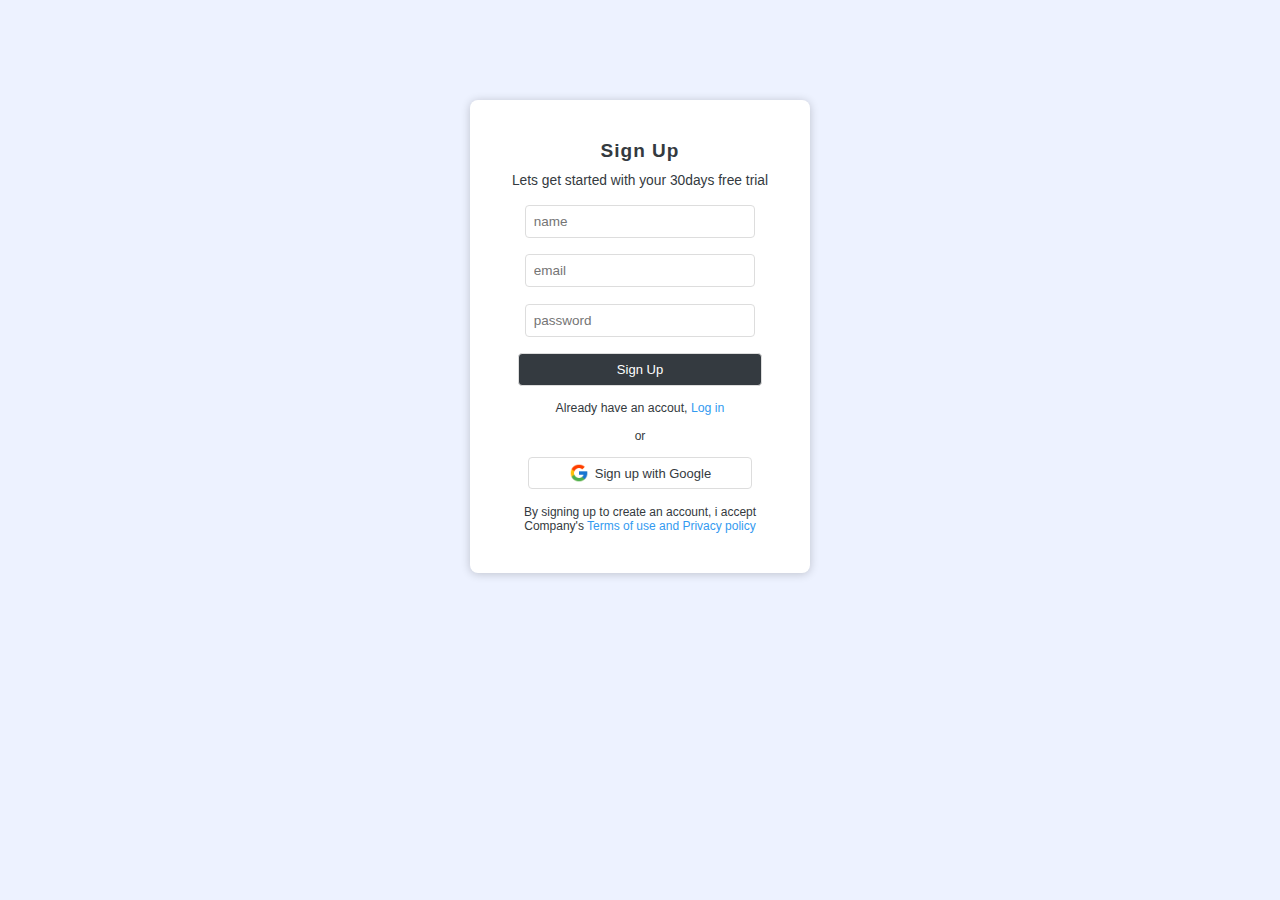
<file: index.html>
<!DOCTYPE html>
<html lang="en">

<head>
    <meta charset="UTF-8">
    <meta http-equiv="X-UA-Compatible" content="IE=edge">
    <meta name="viewport" content="width=device-width, initial-scale=1.0">
    <link rel="stylesheet" href="./css/style.css">
    <title>Sign Up page</title>
</head>

<body>
    <div class="container">
        <div class="content">
            <h3>Sign Up</h3>
            <p class="start">Lets get started with your 30days free trial</p>
            <form>
                <div class="name">
                    <input type="text" placeholder="name" required>
                </div>
                <div class="email">
                    <input type="email" name="mail" id="mail" placeholder="email" required>
                </div>
                <div class="password">
                    <input type="password" name="password" id="password" placeholder="password" required>
                </div>
                <input type="submit" value="Sign Up" class="submit" required>
            </form>
            <p class="log">
                Already have an accout,<a href="#">
                    Log in
                </a>
            </p>
            <div class="or">
                or
            </div>
            <div class="google">
                <button>
                    <img src="./images/icons8-google-48.png" alt="Google-icon"> Sign up with Google
                </button>
            </div>
            <div class="sign-info">
                By signing up to create an account, i accept Company's <a href="#">
                    Terms of use and Privacy policy
                </a>
            </div>
        </div>
    </div>
</body>

</html>
</file>
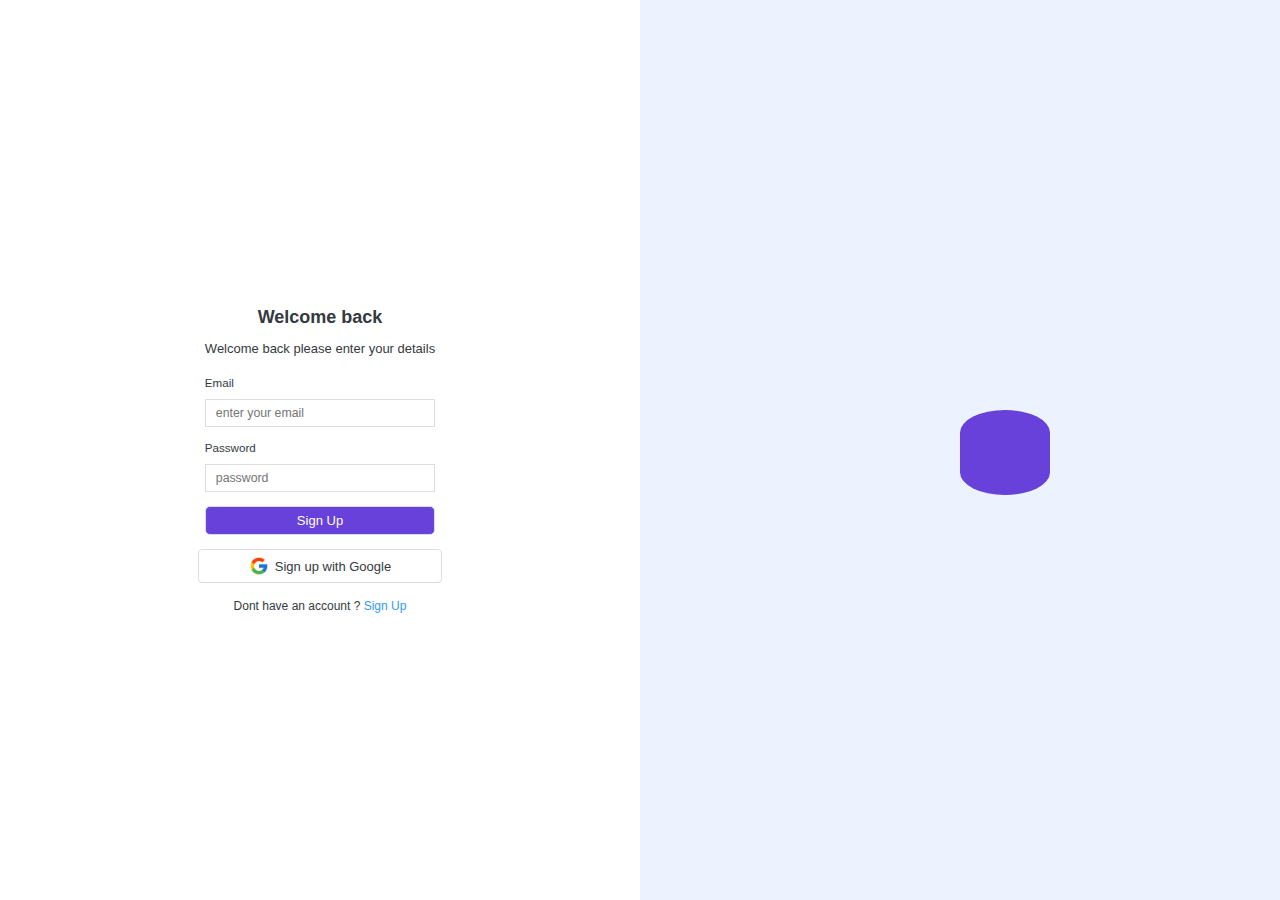
<file: login.html>
<!DOCTYPE html>
<html lang="en">

<head>
    <meta charset="UTF-8">
    <meta http-equiv="X-UA-Compatible" content="IE=edge">
    <meta name="viewport" content="width=device-width, initial-scale=1.0">
    <link rel="stylesheet" href="./css/login.css">
    <title>Login Page</title>
</head>

<body>
    <div class="container">
        <div class="content">
            <h3>Welcome back</h3>
            <p class="start">Welcome back please enter your details</p>
            <form>
                <div class="email">
                    <label for="email">
                        Email
                    </label>
                    <input type="email" name="mail" id="mail" placeholder="enter your email" required>
                </div>
                <div class="password">
                    <label for="password">
                        Password
                    </label>
                    <input type="password" name="password" id="password" placeholder="password" required>
                </div>
                <input type="submit" value="Sign Up" class="submit" required>
            </form>
            <div class="google">
                <button>
                    <img src="./images/icons8-google-48.png" alt="Google-icon"> Sign up with Google
                </button>
            </div>
            <div class="sign-info">
                Dont have an account ?<a href="#">
                    Sign Up
                </a>
            </div>
        </div>
        <div class="container-img">
            <div>

            </div>
        </div>
    </div>
</body>

</html>
</file>
<file: css/style.css>
*{
    margin: 0;
    padding: 0;
    box-sizing: border-box;
}

html{
    font-size: 62.5%;
}

body{
    font-family: sans-serif;
    background-color: #edf2ff;
}

/****************************/
/****** CONTENT**************/
/****************************/
.container{
    padding-top: 10rem;
    display: flex;
    align-items: center;
    justify-content: center;
    width: 34rem;
    margin: 0 auto;
}

.content{
    border-radius: 8px;
    box-shadow: 0px 1px 10px rgba(0,0,0,0.2);
    padding: 4rem 4rem;
    background-color: #fff;
}

.content h3{
    text-align: center;
    color: #343a40;
    padding-bottom: 1.1rem;
    font-size: 1.9rem;
    font-weight: 700;
    letter-spacing: 1px;
}

.start{
    text-align: center;
    font-size: 1.38rem;
    color: #343a40;
}

form{
    display: flex;
    flex-direction: column;
    align-items: center;
    justify-content: center;
}

input{
    margin-top: 1.66rem;
    width: 18vw;
    color: #343a40;
    padding: 0.8rem;
    font-size: 1.35rem;
    outline: none;
    border: 1px solid #ddd;
    border-radius: 4px;
}

input:focus{
    border: 1px solid #339af0;
}

.submit{
    width: 94%;
    background-color: #343a40;
    color: #fff;
    cursor: pointer;
    font-size: 1.3rem;
}

.log{
    padding-top: 1.5rem;
    color: #343a40;
    font-size: 1.23rem;
    text-align: center;
}

.log a{
    color: #339af0;
    text-decoration: none;
}

.google{
    display: flex;
    align-items: center;
    justify-content: center;
    padding-bottom: 1.6rem;
    cursor: pointer;
}

.google button{
    padding: 0.5rem 4rem;
    border-radius: 4px;
    display: flex;
    align-items: center;
    justify-content: center;
    background-color: #fff;
    border: 1px solid #ddd;
    color: #343a40;
    font-size: 1.3rem;
    gap: 0.6rem;
    cursor: pointer;
}

.or{
    font-size: 1.2rem;
    color: #343a40;
    text-align: center;
    padding: 1.4rem 0rem;
}

.google img{
    width: 2rem;
}

.sign-info{
    color: #343a40;
    text-align: center;
    font-size: 1.2rem;
}

.sign-info a{
    color: #339af0;
    text-decoration: none;
}

@media(max-width: 1200px){
    input{
        width: 24rem;
    }
}
</file>
<file: css/login.css>
*{
    margin: 0;
    padding: 0;
    box-sizing: border-box;
}

html{
    font-size: 62.5%;
}

body{
    font-family: sans-serif;
    color: #343a40;
}
/****************************/
/****** CONTENT**************/
/****************************/
.container{
    display: flex;
}

.content{
    flex-basis: 50%;
    padding-top: 2rem;
    display: flex;
    align-items: center;
    justify-content: center;
    flex-direction: column;
}

.content h3{
    padding-bottom: 1.34rem;
    font-size: 1.8rem;
    color: #343a40;
}

.start{
    color: #343a40;
    font-size: 1.3rem;
    padding-bottom: 2rem;
}

.email,.password{
    display: flex;
    flex-direction: column;
    row-gap: 1rem;
}

label{
    font-size: 1.16rem;
}

input{
    padding: 0.6rem 1rem;
    font-size: 1.23rem;
    border: 1px solid #ddd;
    outline: none;
    margin-bottom: 1.4rem;
    width: 18vw;
}

input:focus{
    outline: none;
    border: 1px solid #6741d9;
}

.submit{
    background-color: #6741d9;
    color: #fff;
    font-size: 1.3rem;
    padding: 0.6rem 7rem;
    border-radius: 5px;
}

.google{
    display: flex;
    align-items: center;
    justify-content: center;
    padding-bottom: 1.6rem;
    cursor: pointer;
}

.google button{
    padding: 0.6rem 5rem;
    border-radius: 4px;
    display: flex;
    align-items: center;
    justify-content: center;
    background-color: #fff;
    border: 1px solid #ddd;
    color: #343a40;
    font-size: 1.3rem;
    gap: 0.6rem;
    cursor: pointer;
}

.google img{
    width: 2rem;
}

.sign-info{
    color: #343a40;
    text-align: center;
    font-size: 1.2rem;
}

.sign-info a{
    color: #339af0;
    text-decoration: none;
}

.container-img{
    background-color: #edf2ff;
    flex-basis: 50%;
    height: 100vh;
    display: flex;
    align-items: center;
    justify-content: center;
    position: relative;
}

.container-img div::before{
    position: absolute;
    content: '';
    background-color: #6741d9;
    width: 9rem;
    height: 4.5rem;
    border-radius: 50%;
    border-top-left-radius: 0;
    border-top-right-radius: 0;
}

.container-img div::after{
    position: absolute;
    content: '';
    transform: translateY(-4rem);
    background-color: #6741d9;
    width: 9rem;
    height: 4.5rem;
    border-radius: 50%;
    border-bottom-left-radius: 0;
    border-bottom-right-radius: 0;
}

@media(max-width: 1200px){
    input{
        width: 24rem;
    }
}

@media(max-width: 600px){
    .container-img{
        display: none;
    }

    .container{
        padding-top: 10rem;
        align-items: center;
        padding-left: 5rem;
    }

    html{
        font-size: 68%;
    }
}

@media(max-width: 430px){
    .google button{
        padding: 0.6rem 3.7rem;
    }
}
</file>
